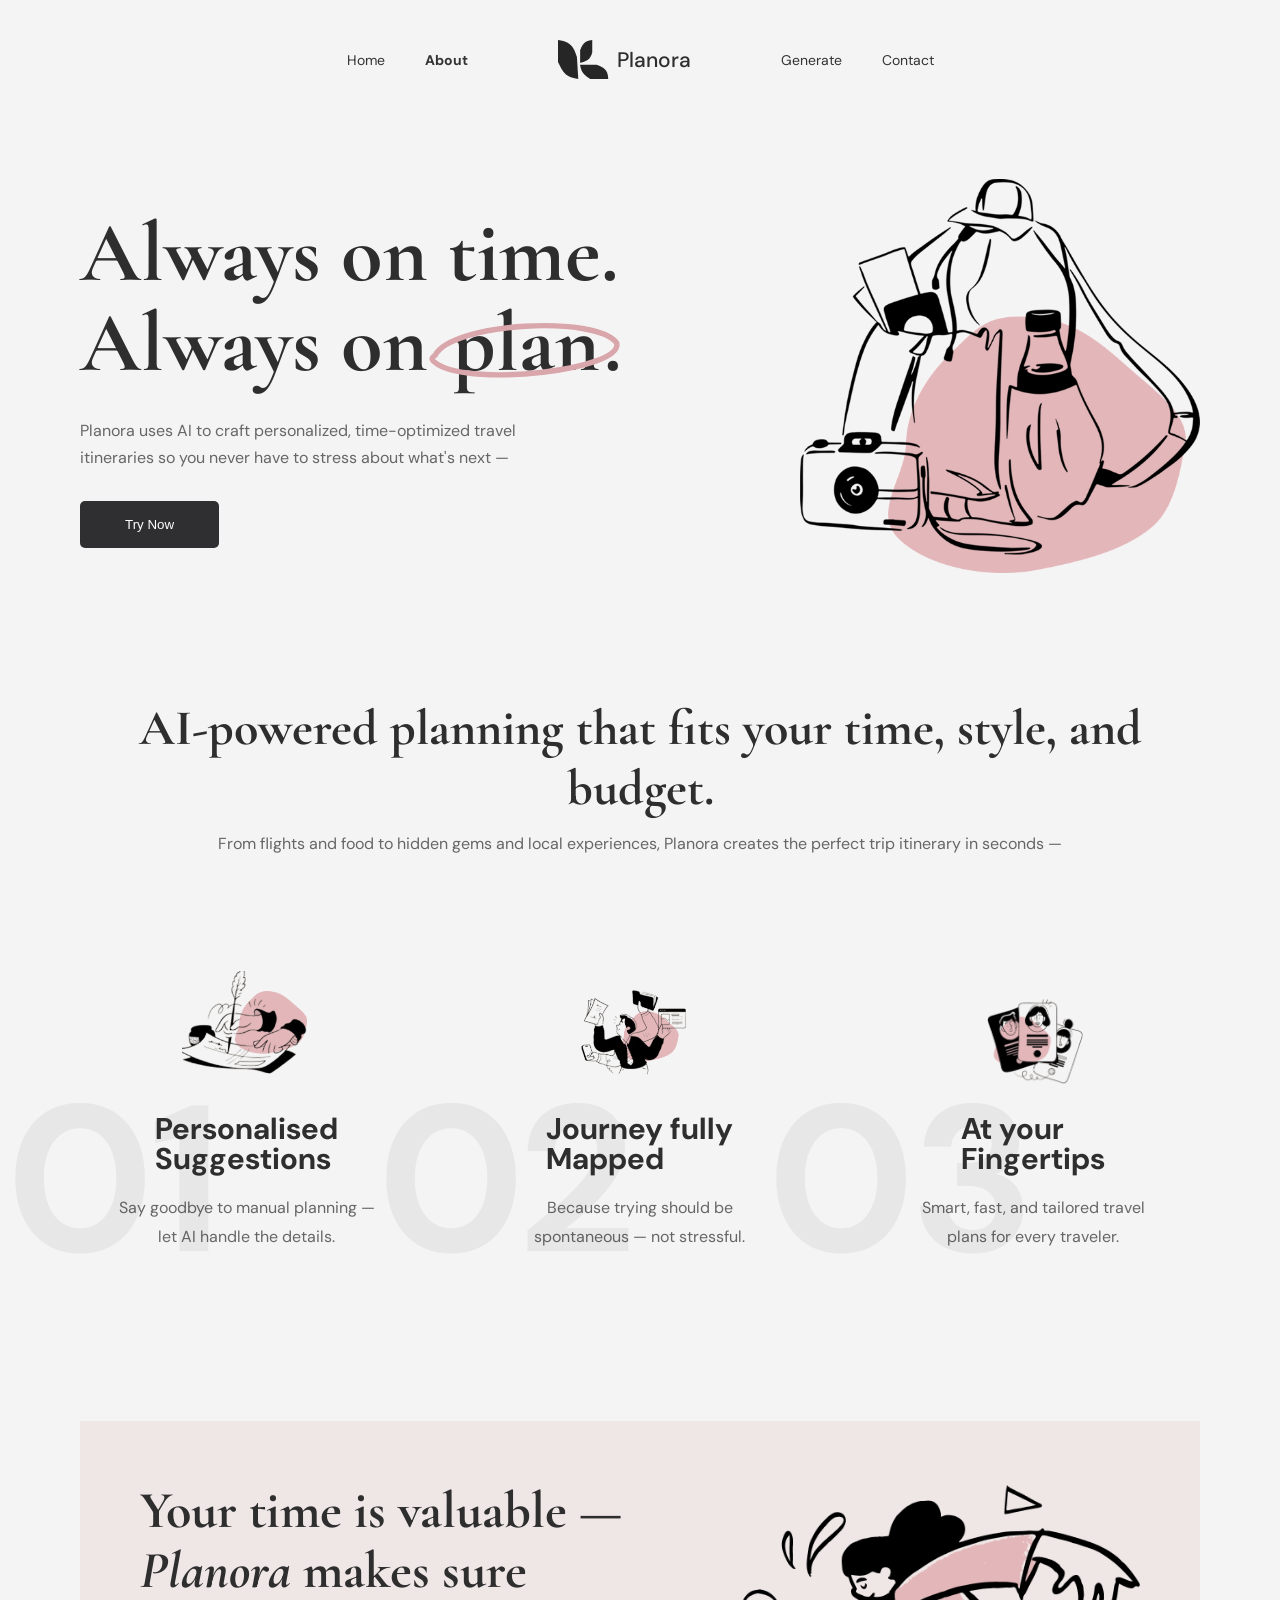
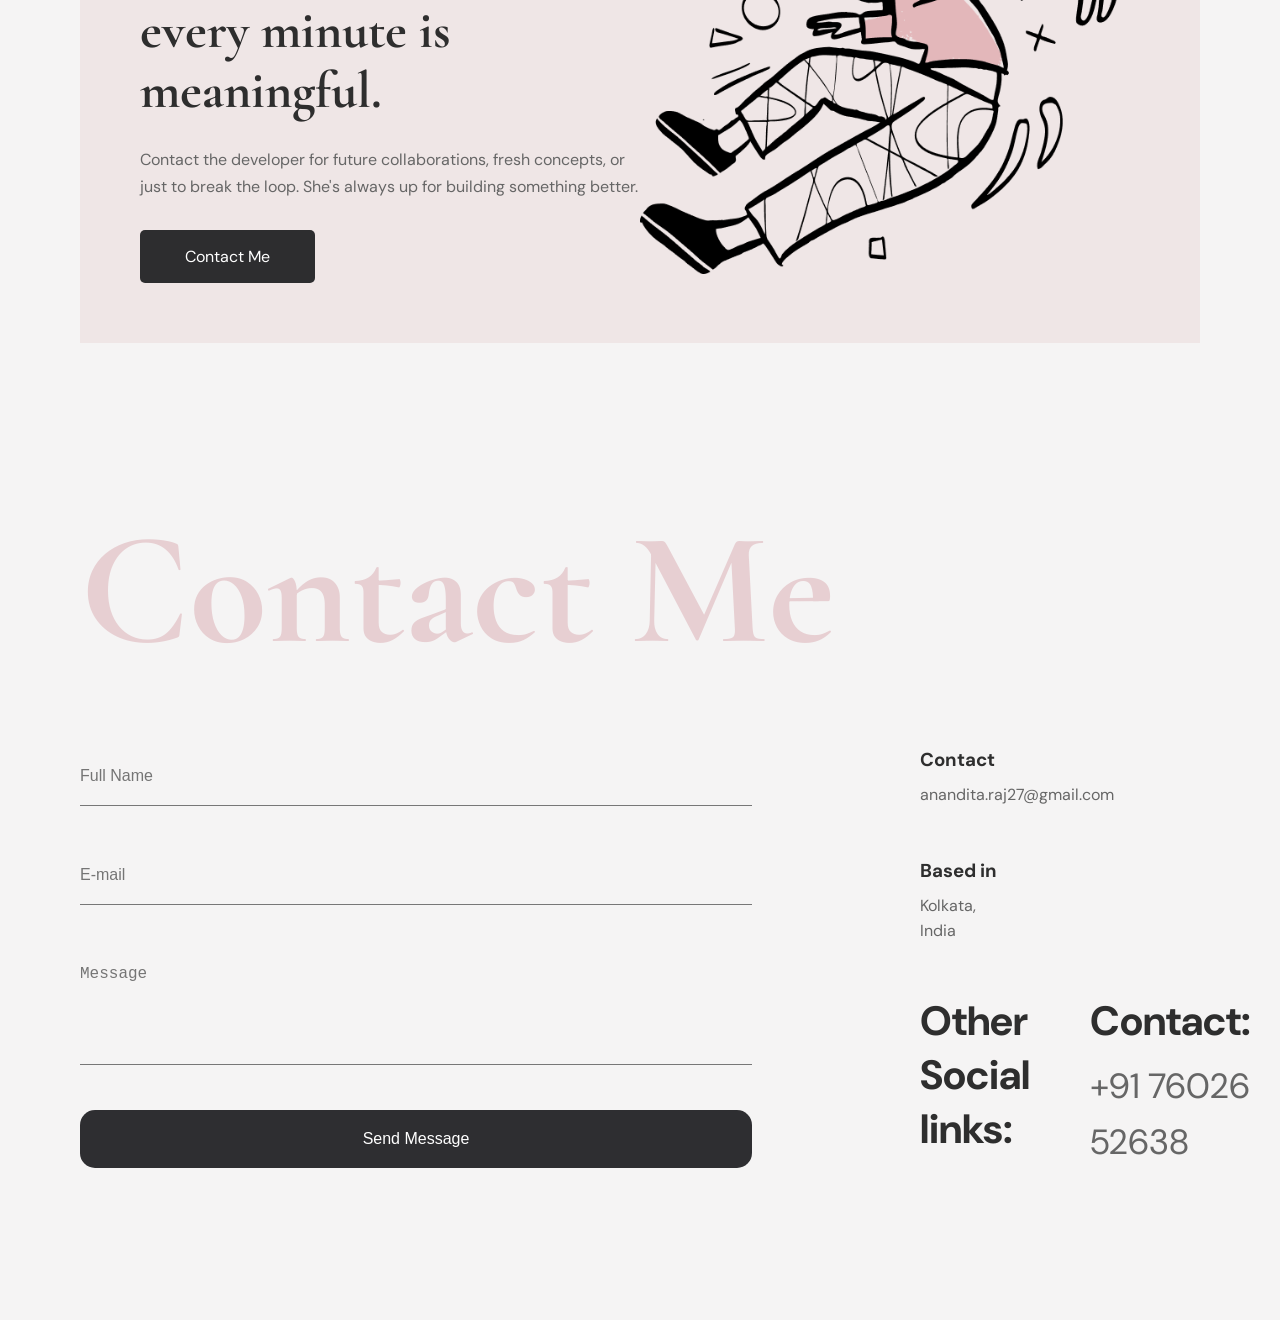
<file: index.html>
<!DOCTYPE html>
<html lang="en">
<head>
    <meta charset="UTF-8">
    <meta name="viewport" content="width=device-width, initial-scale=1.0">
    <title>Planora</title>

    <link rel="preconnect" href="https://fonts.googleapis.com">
    <link href="https://fonts.googleapis.com/css2?family=DM+Sans:wght@300;400;500;700&family=Cormorant+Garamond:wght@400;500;600;700&display=swap" rel="stylesheet">

    <link rel="stylesheet" href="style.css">
</head>
<body>

<div class="container">

    <!-- NAVBAR -->
    <nav>
        <ul class="nav-left">
            <li><a href="#">Home</a></li>
            <li><a href="#" class="active">About</a></li>
        </ul>

        <div class="logo">
            <img src="logoplanora.png" alt="">
            <h2>Planora</h2>
        </div>

        <ul class="nav-right">
            <li><a href="#">Generate</a></li>
            <li><a href="#">Contact</a></li>
        </ul>
    </nav>

    <!-- HERO -->
    <section class="hero">

        <div class="hero-text">
            <h1>
    Always on time.<br>
    Always on
    <span class="scribble-word">
        plan

        <svg class="scribble"
             viewBox="0 0 240 90">

            <path d="
                M20 45
                C40 10,200 10,220 42
                C225 72,60 82,22 55
                C15 50,15 48,20 45
            "/>

        </svg>

    </span>.
</h1>
            <p>
                Planora uses AI to craft personalized, time-optimized
                travel itineraries so you never have to stress about
                what's next —
            </p>

            <button>Try Now</button>
        </div>

        <div class="hero-image">
            <img src="hero.png" alt="">
        </div>

    </section>

    <!-- FEATURES TITLE -->
    <section class="intro">
        <h2>AI-powered planning that fits your time, style, and budget.</h2>

        <p>
            From flights and food to hidden gems and local experiences,
            Planora creates the perfect trip itinerary in seconds —
        </p>
    </section>

    <!-- FEATURES -->
    <section class="features">

        <div class="card">
            <span class="bg-number">01</span>

            <img src="feature1.png" alt="">

            <h3>Personalised<br>Suggestions</h3>

            <p>
                Say goodbye to manual planning —
                let AI handle the details.
            </p>
        </div>

        <div class="card">
            <span class="bg-number">02</span>

            <img src="feature2.png" alt="">

            <h3>Journey fully<br>Mapped</h3>

            <p>
                Because trying should be spontaneous —
                not stressful.
            </p>
        </div>

        <div class="card">
            <span class="bg-number">03</span>

            <img src="feature3.png" alt="">

            <h3>At your<br>Fingertips</h3>

            <p>
                Smart, fast, and tailored travel
                plans for every traveler.
            </p>
        </div>

    </section>

    <!-- CTA -->
    <section class="cta">

        <div class="cta-content">
            <h2>
                Your time is valuable —
                <em>Planora</em> makes
                sure every minute is meaningful.
            </h2>

            <p>
                Contact the developer for future collaborations,
                fresh concepts, or just to break the loop.
                She's always up for building something better.
            </p>

            <a href="#contact" class="contact-btn">Contact Me</a>
        </div>

        <div class="cta-image">
            <img src="cta.png" alt="">
        </div>

    </section>

    <!-- CONTACT -->
    <section class="contact" id="contact">

        <h1>Contact Me</h1>

        <div class="contact-wrapper">

            <div class="contact-form">

                <input type="text" placeholder="Full Name">

                <input type="email" placeholder="E-mail">

                <textarea placeholder="Message"></textarea>

                <button>Send Message</button>

            </div>

            <div class="contact-info">

                <div>
                    <h3>Contact</h3>
                    <p>anandita.raj27@gmail.com</p>
                </div>

                <div>
                    <h3>Based in</h3>
                    <p>Kolkata,<br>India</p>
                </div>
            <div class="socials">
              <h3>Other Social links:</h3>
              <div class="social-icons">
                <a href="https://github.com/ananditaraj" target="_blank">
                  <i class="fab fa-github"></i>
                </a>
                <a
                  href="https://linkedin.com/in/ananditaraj/"
                  target="_blank"
                >
                  <i class="fab fa-linkedin"></i>
                </a>
                <a href="mailto:anandita.raj27@gmail.com">
                  <i class="fas fa-envelope"></i>
                </a>
              </div>

            <div class="contact-details">
              <h3>Contact:</h3>
              <p>+91 76026 52638</p>
            </div>
          </div>

            </div>

        </div>

    </section>

</div>

</body>
</html>
</file>
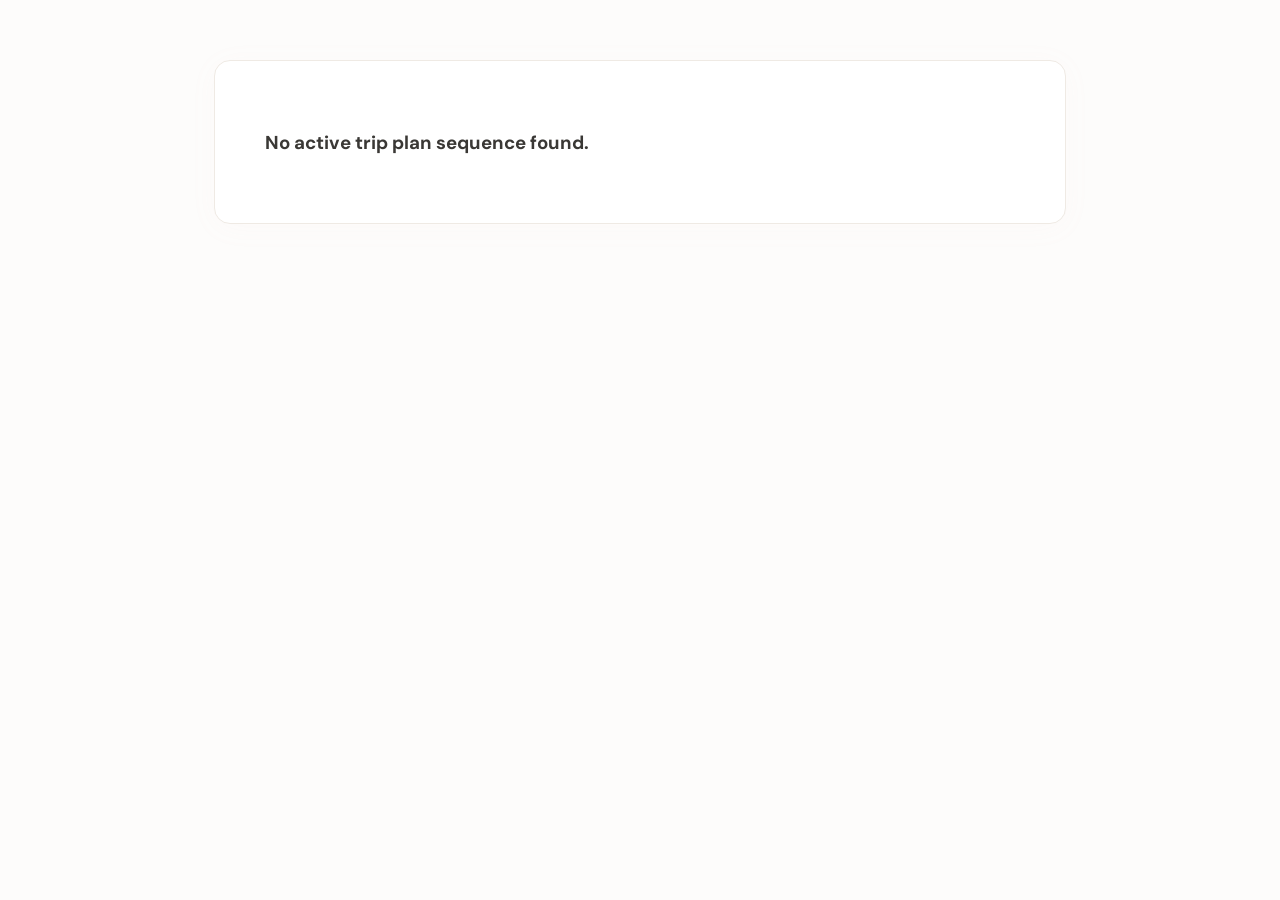
<file: templates/itinerary.html>
<!DOCTYPE html>
<html lang="en">
<head>
    <meta charset="UTF-8">
    <meta name="viewport" content="width=device-width, initial-scale=1.0">
    <title>Your AI Itinerary | Planora</title>
    <link rel="preconnect" href="https://fonts.googleapis.com">
    <link rel="preconnect" href="https://fonts.gstatic.com" crossorigin>
    <link href="https://fonts.googleapis.com/css2?family=DM+Sans:wght@300;400;500;700&family=Cormorant+Garamond:wght@400;500;600;700&display=swap" rel="stylesheet">
    <style>
        body {
            background-color: #fdfcfb;
            font-family: 'DM Sans', sans-serif;
            color: #3a3835;
            padding: 60px 20px;
            margin: 0;
        }
        .itinerary-container {
            max-width: 750px;
            margin: 0 auto;
            background: #ffffff;
            border: 1px solid #efeae4;
            border-radius: 16px;
            padding: 50px;
            box-shadow: 0 4px 30px rgba(227, 183, 186, 0.04);
        }
        .itinerary-title {
            font-family: 'Cormorant Garamond', serif;
            font-size: 40px;
            font-weight: 700;
            color: #2b2927;
            margin-bottom: 24px;
            border-bottom: 1px solid #f6f3ef;
            padding-bottom: 15px;
        }
        .itinerary-summary {
            font-size: 16px;
            font-style: italic;
            color: #6e6864;
            line-height: 1.6;
            margin-bottom: 35px;
        }
        .section-heading {
            font-family: 'Cormorant Garamond', serif;
            font-size: 26px;
            font-weight: 700;
            color: #a67377;
            margin: 35px 0 15px 0;
            border-bottom: 1px solid #f6f3ef;
            padding-bottom: 5px;
        }
        .day-card {
            background: #faf8f5;
            border: 1px solid #efeae4;
            border-radius: 10px;
            padding: 24px;
            margin-bottom: 16px;
        }
        .day-card h4 {
            font-family: 'Cormorant Garamond', serif;
            font-size: 22px;
            font-weight: 700;
            color: #2b2927;
            margin: 0 0 12px 0;
        }
        .day-card p {
            font-size: 15px;
            margin: 0 0 8px 0;
            color: #57524e;
            line-height: 1.5;
        }
        .day-card p strong {
            color: #4a4542;
        }
        .packing-list {
            list-style: none;
            padding: 0;
            display: grid;
            grid-template-columns: repeat(auto-fill, minmax(200px, 1fr));
            gap: 12px;
        }
        .packing-list li {
            background: #faf8f5;
            border: 1px solid #efeae4;
            padding: 12px 16px;
            border-radius: 6px;
            font-size: 14px;
            color: #57524e;
        }
        .grid-breakdown {
            display: grid;
            grid-template-columns: repeat(auto-fit, minmax(150px, 1fr));
            gap: 14px;
        }
        .breakdown-box {
            background: #faf8f5;
            border: 1px solid #efeae4;
            padding: 16px;
            border-radius: 8px;
            font-size: 14px;
            color: #57524e;
            line-height: 1.4;
        }
        .breakdown-box strong {
            color: #a67377;
            display: block;
            margin-bottom: 4px;
        }
        @media (max-width: 600px) {
            .itinerary-container { padding: 24px; }
            .grid-breakdown { grid-template-columns: 1fr; }
        }
    </style>
</head>
<body>

<div class="itinerary-container">
    <h1 class="itinerary-title">Planora Travel Itinerary</h1>
    <p id="summaryTarget" class="itinerary-summary"></p>

    <h3 class="section-heading">Schedule Details</h3>
    <div id="daysTarget"></div>

    <h3 class="section-heading">Packing Recommendations</h3>
    <ul id="packingTarget" class="packing-list"></ul>

    <h3 class="section-heading">Estimated Budget Distribution</h3>
    <div id="budgetTarget" class="grid-breakdown"></div>
</div>

<script>
    document.addEventListener("DOMContentLoaded", () => {
        const rawData = sessionStorage.getItem("generatedItinerary");
        if (!rawData) {
            document.querySelector(".itinerary-container").innerHTML = "<h3>No active trip plan sequence found.</h3>";
            return;
        }

        const data = JSON.parse(rawData);

        document.getElementById("summaryTarget").textContent = data.summary || "";

        let daysHtml = "";
        if (data.days && Array.isArray(data.days)) {
            data.days.forEach(d => {
                daysHtml += `
                    <div class="day-card">
                        <h4>Day ${d.day}: ${d.title}</h4>
                        <p><strong>Morning:</strong> ${d.morning}</p>
                        <p><strong>Afternoon:</strong> ${d.afternoon}</p>
                        <p><strong>Evening:</strong> ${d.evening}</p>
                    </div>
                `;
            });
        }
        document.getElementById("daysTarget").innerHTML = daysHtml;

        if (data.packing_list && Array.isArray(data.packing_list)) {
            document.getElementById("packingTarget").innerHTML = data.packing_list
                .map(item => `<li>${item}</li>`).join("");
        }

        if (data.budget_breakdown) {
            document.getElementById("budgetTarget").innerHTML = `
                <div class="breakdown-box">
                    <strong>Accommodation</strong>
                    <p style="margin: 4px 0 0 0; font-size: 13px; color: #6e6864;">${data.budget_breakdown.accommodation || 'Allocation arranged'}</p>
                </div>
                <div class="breakdown-box">
                    <strong>Food and Dining</strong>
                    <p style="margin: 4px 0 0 0; font-size: 13px; color: #6e6864;">${data.budget_breakdown.food || 'Allocation arranged'}</p>
                </div>
                <div class="breakdown-box">
                    <strong>Transport</strong>
                    <p style="margin: 4px 0 0 0; font-size: 13px; color: #6e6864;">${data.budget_breakdown.transport || 'Allocation arranged'}</p>
                </div>
                <div class="breakdown-box">
                    <strong>Activities</strong>
                    <p style="margin: 4px 0 0 0; font-size: 13px; color: #6e6864;">${data.budget_breakdown.activities || 'Allocation arranged'}</p>
                </div>
            `;
        }
    });
</script>

</body>
</html>
</file>
<file: style.css>
html{
    scroll-behavior:smooth;
}
*{
    margin:0;
    padding:0;
    box-sizing:border-box;
}

body{
    background:#efefef;
    font-family:'DM Sans',sans-serif;
    color:#2e2e2e;
}

.container{
    background:#f5f4f4;
    padding:40px 80px 100px;
}

/* NAV */

nav{
    display:flex;
    justify-content:center;
    align-items:center;
    gap:90px;
    margin-bottom:100px;
}

nav ul{
    display:flex;
    gap:40px;
    list-style:none;
}

nav a{
    text-decoration:none;
    color:#333;
    font-size:14px;
}

.active{
    font-weight:700;
}

.logo{
    display:flex;
    align-items:center;
    gap:8px;
}

.logo h2{
    font-size:21px;
    font-weight:500;
}

/* HERO */

.hero{
    display:flex;
    justify-content:center;
    align-items:center;
    margin-bottom:120px;
    gap: clamp(30px, 6vw, 50px);
}

.hero-text{
    flex:1;
    max-width:700px;
}
.scribble-word{
    position:relative;
    display:inline-block;
    padding:0 4px;
}

.scribble{
    position:absolute;

    left:50%;
    top:50%;

    width:140%;
    height:190%;

    transform:translate(-50%, -45%) rotate(-3deg);

    overflow:visible;
    pointer-events:none;
}

.scribble path{
    fill:none;
    stroke:#d9a7ab;
    stroke-width:6;

    stroke-linecap:round;
    stroke-linejoin:round;

    stroke-dasharray:700;
    stroke-dashoffset:700;

    animation:drawScribble 2.5s ease-out forwards;
}

@keyframes drawScribble{
    to{
        stroke-dashoffset:0;
    }
}
.hero-text h1{
    font-family:'Cormorant Garamond', serif;
    font-size:85px;
    line-height:1.05;
    font-weight:700;
}

.hero-text p{
    margin:30px 0;
    max-width:500px;
    color:#666;
    line-height:1.7;
}

.hero button{
    padding:16px 45px;
    border:none;
    border-radius:5px;
    background:#2f2f31;
    color:white;
    cursor:pointer;
}

.hero-image img{
    width:100%;
    max-width:400px;
    height:auto;
}

/* INTRO */

.intro{
    text-align:center;
    margin-bottom:80px;
}

.intro h2{
    font-family:'Cormorant Garamond', serif;
    font-size:50px;
    margin-bottom:15px;
}

.intro p{
    color:#666;
}

/* FEATURES */

.features{
    display:grid;
    grid-template-columns:repeat(3, 1fr);
    gap:60px;

    max-width:1200px;
    margin:0 auto 140px;
}

.card{
    position:relative;

    display:flex;
    flex-direction:column;
    align-items:center;
    text-align:center;

    padding:30px 20px;
}

.bg-number{
    position:absolute;

    top:32%;
    left:10%;

    transform:translateX(-50%);

    font-size:13rem;
    font-weight:700;

    color:rgba(0, 0, 0, 0.051);

    z-index:0;
}

.card img{
    width:130px;
    height:130px;
    object-fit:contain;

    margin-bottom:20px;

    position:relative;
    z-index:2;
}

.card h3{
    font-size:30px;
    line-height:1;

    margin-bottom:20px;
    text-align:left;

    position:relative;
    z-index:2;
}

.card p{
    max-width:260px;

    color:#666;
    line-height:1.8;
}
@media(max-width:900px){

    .features{
        grid-template-columns:1fr;
        gap:70px;
    }

    .card{
        max-width:400px;
        margin:auto;
    }

}
.card{
    transition:transform .3s ease;
}

.card:hover{
    transform:translateY(-8px);
}

/* CTA */

.cta{
    background:#efe6e6;
    display:flex;
    justify-content:space-between;
    align-items:center;
    padding:60px;
    margin-bottom:150px;
}

.cta-content{
    width:55%;
}

.cta-content h2{
    font-family:'Cormorant Garamond', serif;
    font-size:52px;
    line-height:1.15;
    margin-bottom:25px;
}

.cta-content p{
    color:#666;
    line-height:1.7;
    margin-bottom:30px;
}

.cta button{
    background:#2d2d2f;
    color:white;
    border:none;
    padding:16px 45px;
    border-radius:5px;
    cursor:pointer;
}

.cta-image img{
    width:500px;
    top:10%;
}
.contact-btn{
    display:inline-block;

    background:#2d2d2f;
    color:white;

    text-decoration:none;

    padding:16px 45px;
    border-radius:5px;

    transition:0.3s ease;
}

.contact-btn:hover{
    opacity:0.9;
}
/* CONTACT */

.contact h1{
    font-family:'Cormorant Garamond', serif;
    font-size:160px;
    color:#e7cfd2;
    margin-bottom:60px;
}

.contact-wrapper{
    display:flex;
    justify-content:space-between;
}

.contact-form{
    width:60%;
}

.contact-form input,
.contact-form textarea{
    width:100%;
    background:none;
    border:none;
    border-bottom:1px solid #777;
    padding:20px 0;
    margin-bottom:40px;
    outline:none;
    font-size:16px;
}

.contact-form textarea{
    height:120px;
    resize:none;
}

.contact-form button{
    width:100%;
    padding:20px;
    border:none;
    border-radius:15px;
    background:#2e2e31;
    color:white;
    font-size:16px;
}

.contact-info{
    width:25%;
}

.contact-info h3{
    margin-bottom:10px;
}

.contact-info p{
    color:#666;
    margin-bottom:50px;
    line-height:1.6;
}

.socials{
    display:flex;
    gap:30px;
    font-size:35px;
}

/* ==========================
   LARGE TABLETS
   ========================== */

@media (max-width: 1200px){

    .container{
        padding:40px 50px 80px;
    }

    .hero-text h1{
        font-size:72px;
    }

    .hero-image img{
        width:350px;
    }

    .cta-image img{
        width:400px;
    }

    .contact h1{
        font-size:120px;
    }

}


/* ==========================
   TABLETS
   ========================== */

@media (max-width: 900px){

    .container{
        padding:30px;
    }

    nav{
        gap:40px;
        flex-wrap:wrap;
    }

    .hero{
        flex-direction:column;
        text-align:center;
        gap:50px;
    }

    .hero-text{
        width:100%;
    }

    .hero-text h1{
        font-size:clamp(50px, 10vw, 70px);
    }

    .hero-text p{
        margin:30px auto;
    }

    .hero-image img{
        width:min(100%, 420px);
    }

    .intro h2{
        font-size:40px;
    }

    .features{
        grid-template-columns:1fr;
        gap:70px;
    }

    .card{
        max-width:450px;
        margin:auto;
    }

    .bg-number{
        left:20%;
        font-size:10rem;
    }

    .cta{
        flex-direction:column;
        text-align:center;
        gap:40px;
        padding:40px;
    }

    .cta-content{
        width:100%;
    }

    .cta-content h2{
        font-size:42px;
    }

    .cta-image img{
        width:min(100%, 450px);
    }

    .contact h1{
        font-size:90px;
        text-align:center;
    }

    .contact-wrapper{
        flex-direction:column;
        gap:50px;
    }

    .contact-form{
        width:100%;
    }

    .contact-info{
        width:100%;
        text-align:center;
    }

    .socials{
        justify-content:center;
    }
}


/* ==========================
   MOBILE
   ========================== */

@media (max-width: 600px){

    .container{
        padding:20px;
    }

    nav{
        flex-direction:column;
        gap:20px;
        margin-bottom:60px;
    }

    nav ul{
        gap:25px;
    }

    .logo h2{
        font-size:18px;
    }

    .hero{
        margin-bottom:80px;
    }

    .hero-text h1{
        font-size:clamp(38px, 12vw, 55px);
        line-height:1.1;
    }

    .hero-text p{
        font-size:15px;
    }

    .hero button,
    .cta button{
        width:100%;
        max-width:250px;
    }

    .intro{
        margin-bottom:50px;
    }

    .intro h2{
        font-size:32px;
    }

    .intro p{
        font-size:15px;
    }

    .card img{
        width:100px;
        height:100px;
    }

    .card h3{
        font-size:24px;
        text-align:center;
    }

    .card p{
        font-size:15px;
    }

    .bg-number{
        font-size:8rem;
        top:25%;
        left:18%;
    }

    .cta{
        padding:25px;
        margin-bottom:80px;
    }

    .cta-content h2{
        font-size:32px;
    }

    .cta-content p{
        font-size:15px;
    }

    .contact h1{
        font-size:60px;
        margin-bottom:40px;
    }

    .contact-form input,
    .contact-form textarea{
        font-size:14px;
    }

    .contact-form button{
        padding:16px;
    }

    .socials{
        font-size:28px;
        gap:20px;
    }
}


/* ==========================
   VERY SMALL DEVICES
   ========================== */

@media (max-width: 400px){

    .hero-text h1{
        font-size:34px;
    }

    .intro h2{
        font-size:28px;
    }

    .cta-content h2{
        font-size:28px;
    }

    .contact h1{
        font-size:48px;
    }

}
</file>
